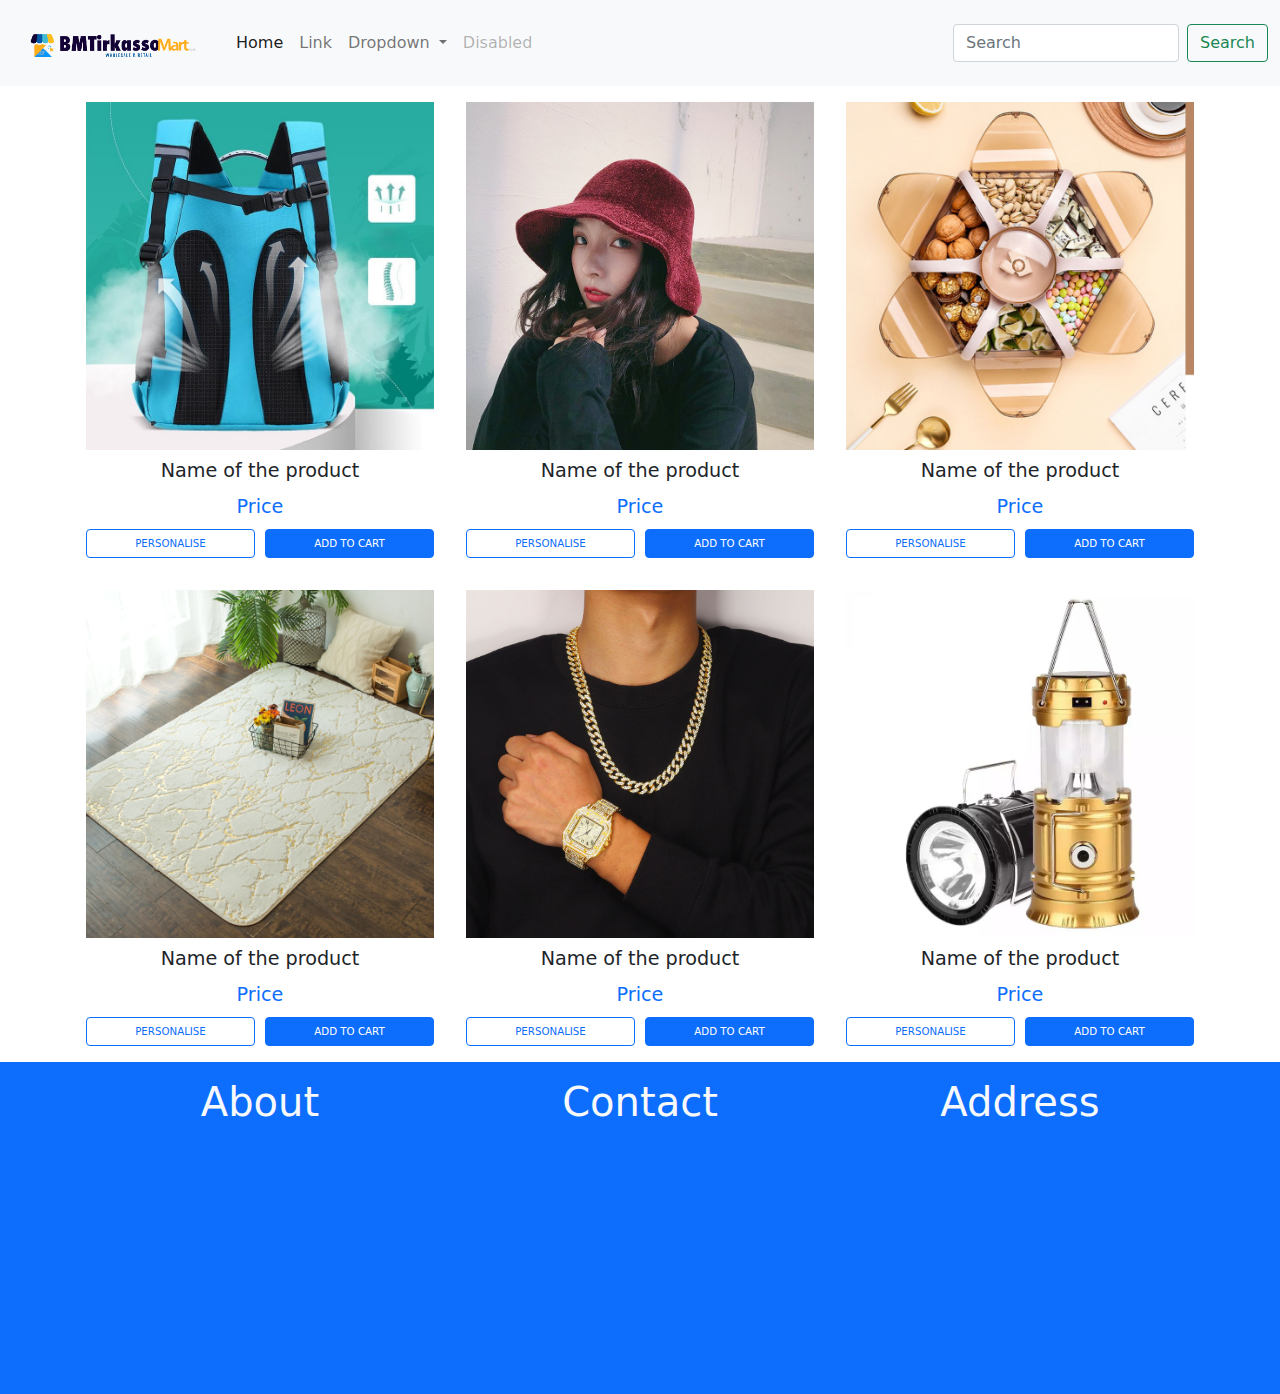
<file: index.html>
<!DOCTYPE html>
<html lang="en">
  <head>
    <meta charset="UTF-8" />
    <meta http-equiv="X-UA-Compatible" content="IE=edge" />
    <meta name="viewport" content="width=device-width, initial-scale=1.0" />
    <title>Bmtirkasso Mart</title>
    <link rel="icon" href="logo/title icon.png" type="image/icon type" />
    <link rel="stylesheet" href="css/bootstrap.min.css" />
    <link rel="stylesheet" href="style.css" />
  </head>
  <body>
    <!-- Navbar -->
    <nav class="navbar navbar-expand-lg navbar-light bg-light">
      <div class="container-fluid">
        <a class="navbar-brand" href="#"
          ><img
            src="logo/Logoforvideo.png"
            alt="logo"
            style="width: 200px; height: 60px; object-fit: cover"
        /></a>
        <button
          class="navbar-toggler"
          type="button"
          data-bs-toggle="collapse"
          data-bs-target="#navbarSupportedContent"
          aria-controls="navbarSupportedContent"
          aria-expanded="false"
          aria-label="Toggle navigation"
        >
          <span class="navbar-toggler-icon"></span>
        </button>
        <div class="collapse navbar-collapse" id="navbarSupportedContent">
          <ul class="navbar-nav me-auto mb-2 mb-lg-0">
            <li class="nav-item">
              <a class="nav-link active" aria-current="page" href="#">Home</a>
            </li>
            <li class="nav-item">
              <a class="nav-link" href="#">Link</a>
            </li>
            <li class="nav-item dropdown">
              <a
                class="nav-link dropdown-toggle"
                href="#"
                id="navbarDropdown"
                role="button"
                data-bs-toggle="dropdown"
                aria-expanded="false"
              >
                Dropdown
              </a>
              <ul class="dropdown-menu" aria-labelledby="navbarDropdown">
                <li><a class="dropdown-item" href="#">Action</a></li>
                <li><a class="dropdown-item" href="#">Another action</a></li>
                <li><hr class="dropdown-divider" /></li>
                <li>
                  <a class="dropdown-item" href="#">Something else here</a>
                </li>
              </ul>
            </li>
            <li class="nav-item">
              <a
                class="nav-link disabled"
                href="#"
                tabindex="-1"
                aria-disabled="true"
                >Disabled</a
              >
            </li>
          </ul>
          <form class="d-flex">
            <input
              class="form-control me-2"
              type="search"
              placeholder="Search"
              aria-label="Search"
            />
            <button class="btn btn-outline-success" type="submit">
              Search
            </button>
          </form>
        </div>
      </div>
    </nav>

    <!-- product show -->

      <div class="container">
        <div class="row">
          <div class="col-6 col-md-4 p-3 content-container">
            <!-- product image -->
            <div class="img-container">
              <img src="product-image/1.jpeg" alt="product-image" />
            </div>
            <!-- name of the product -->
            <div class="name-container">
              <span>Name of the product</span>
            </div>
            <!-- price -->
            <div class="price-container">
              <span>Price</span>
            </div>
            <!-- buttons -->
            <div class="btn-container">

                <a href="agreement.html"class="btn btn-outline-primary">PERSONALISE</a>
                <a href="#"class="btn btn-primary">ADD TO CART</a>
                
            </div>
          </div>

          <div class="col-6 col-md-4 p-3 content-container">
            <!-- product image -->
            <div class="img-container">
              <img src="product-image/2.jpg" alt="product-image" />
            </div>
            <!-- name of the product -->
            <div class="name-container">
              <span>Name of the product</span>
            </div>
            <!-- price -->
            <div class="price-container">
              <span>Price</span>
            </div>
            <!-- buttons -->
            <div class="btn-container">
          
                <a href="agreement.html"class="btn btn-outline-primary">PERSONALISE</a>
                <a href="#"class="btn btn-primary">ADD TO CART</a>
           
            </div>
          </div>

          <div class="col-6 col-md-4 p-3 content-container">
            <!-- product image -->
            <div class="img-container">
              <img src="product-image/3.jpg" alt="product-image" />
            </div>
            <!-- name of the product -->
            <div class="name-container">
              <span>Name of the product</span>
            </div>
            <!-- price -->
            <div class="price-container">
              <span>Price</span>
            </div>
            <!-- buttons -->
            <div class="btn-container">
             
                <a href="agreement.html"class="btn btn-outline-primary">PERSONALISE</a>
                <a href="#"class="btn btn-primary">ADD TO CART</a>
            
            </div>
          </div>

          <div class="col-6 col-md-4 p-3 content-container">
            <!-- product image -->
            <div class="img-container">
              <img src="product-image/4.jpg" alt="product-image" />
            </div>
            <!-- name of the product -->
            <div class="name-container">
              <span>Name of the product</span>
            </div>
            <!-- price -->
            <div class="price-container">
              <span>Price</span>
            </div>
            <!-- buttons -->
            <div class="btn-container">
          
                <a href="agreement.html"class="btn btn-outline-primary">PERSONALISE</a>
                <a href="#"class="btn btn-primary">ADD TO CART</a>
             
            </div>
          </div>

          <div class="col-6 col-md-4 p-3 content-container">
            <!-- product image -->
            <div class="img-container">
              <img src="product-image/5.jpg" alt="product-image" />
            </div>
            <!-- name of the product -->
            <div class="name-container">
              <span>Name of the product</span>
            </div>
            <!-- price -->
            <div class="price-container">
              <span>Price</span>
            </div>
            <!-- buttons -->
            <div class="btn-container">
          
                <a href="agreement.html"class="btn btn-outline-primary">PERSONALISE</a>
                <a href="#"class="btn btn-primary">ADD TO CART</a>
          
            </div>
          </div>

          <div class="col-6 col-md-4 p-3 content-container">
            <!-- product image -->
            <div class="img-container">
              <img src="product-image/6.jpeg" alt="product-image" />
            </div>
            <!-- name of the product -->
            <div class="name-container">
              <span>Name of the product</span>
            </div>
            <!-- price -->
            <div class="price-container">
              <span>Price</span>
            </div>
            <!-- buttons -->
            <div class="btn-container">
            
                <a href="agreement.html" class="btn btn-outline-primary">PERSONALISE</a>
                <a href="#"class="btn btn-primary">ADD TO CART</a>
             
            </div>
          </div>
        </div>
      </div>



    <!-- footer -->
    <section class="bg-primary p-3">
      <div class="container">
        <div class="row">
        <div class="col contact text-center">
          <span class="h1 text-light">About</span>
        </div>
        <div class="col contact text-center">
          <span class="h1 text-light">Contact</span>
        </div>
        <div class="col contact text-center">
          <span class="h1 text-light">Address</span>
        </div>
        </div>
      </div>
    </section>

    <script src="js/bootstrap.bundle.js"></script>
  </body>
</html>
</file>
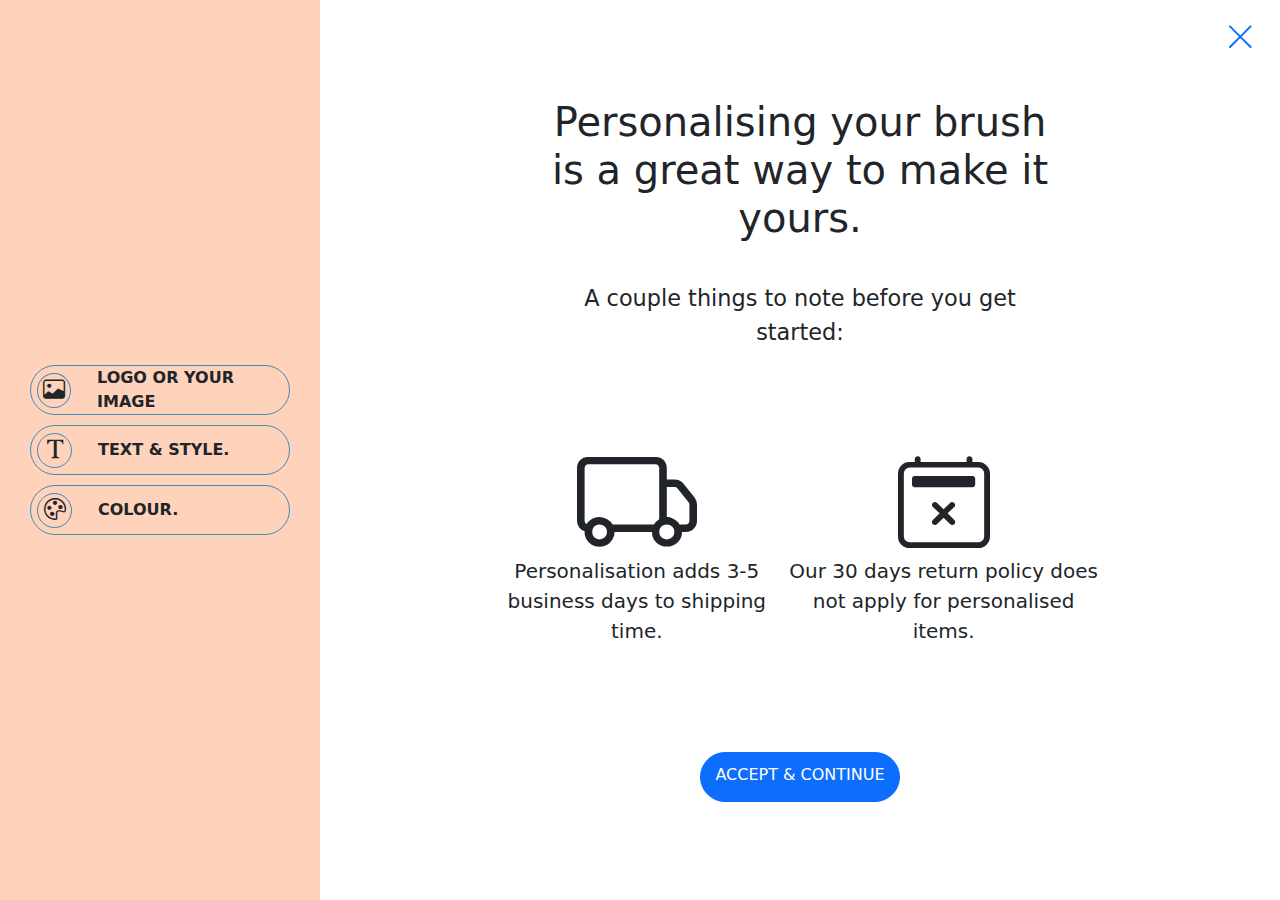
<file: agreement.html>
<!DOCTYPE html>
<html lang="en">
  <head>
    <meta charset="UTF-8" />
    <meta http-equiv="X-UA-Compatible" content="IE=edge" />
    <meta name="viewport" content="width=device-width, initial-scale=1.0" />
    <title>Agreement</title>
    <link rel="icon" href="logo/title icon.png" type="image/icon type" />
    <link rel="stylesheet" href="css/bootstrap.min.css" />
    <link
      rel="stylesheet"
      href="https://cdn.jsdelivr.net/npm/bootstrap-icons@1.9.1/font/bootstrap-icons.css"
    />
    <link rel="stylesheet" href="agreement.css" />
  </head>
  <body>
    <!--  -->
    <section>
      <div class="container-fluid">
        <div class="row g-0">
          <!-- edit preview -->
          <div class="col-3 d-none d-lg-block">
            <div class="main-section">
              <div class="wrapper">
                <!-- image and logo -->
                <div class="image-and-logo">
                  <div class="font-icon">
                    <i class="bi bi-image"></i>
                  </div>
                  <div class="text"><span>LOGO OR YOUR IMAGE</span></div>
                </div>
                <!-- text and style -->
                <div class="text-and-style">
                  <div class="font-icon">
                    <i class="bi bi-fonts"></i>
                  </div>
                  <div class="text"><span>TEXT & STYLE.</span></div>
                </div>
                <!-- color -->
                <div class="colors">
                  <div class="font-icon">
                    <i class="bi bi-palette"></i>
                  </div>
                  <div class="text"><span>COLOUR.</span></div>
                </div>
                
                
              </div>
            </div>
          </div>

          <!-- agreement -->
          <div class="col-12 col-lg-9">
            <div class="agreement-content p-2">
              <!-- header -->
              <div class="agreement-title">
                <h1 class="first-visible">
                  Personalising your brush is a great way to make it yours.
                </h1>
                <h1 class="second-visible">
                  Make it yours
                </h1>
                <p class="lead">
                  A couple things to note before you get started:
                </p>
              </div>
              <!-- icons and text -->
              <div class="icons-and-text">
                <div class="truck-and-description">
                  <div class="truck-icon">
                    <i class="bi bi-truck"></i>
                  </div>
                  <p>
                    Personalisation adds 3-5 business days to shipping time.
                  </p>
                </div>
                <div class="calender-and-description">
                  <div class="calender-icon">
                    <i class="bi bi-calendar2-x"></i>
                  </div>
                  <p>
                    Our 30 days return policy does not apply for personalised items.
                  </p>
                </div>
              </div>
              <!-- accept button -->
              <div class="accept-btn">
                <a href="personalisation.html" class="btn btn-primary">ACCEPT & CONTINUE</a>
              </div>
            </div>
          </div>
        </div>
      </div>
    </section>
    <!-- close button -->
    <div class="close-btn">
      <a href="index.html"><i class="bi bi-x-lg"></i></a>
    </div>

    <script src="js/bootstrap.bundle.js"></script>
  </body>
</html>
</file>
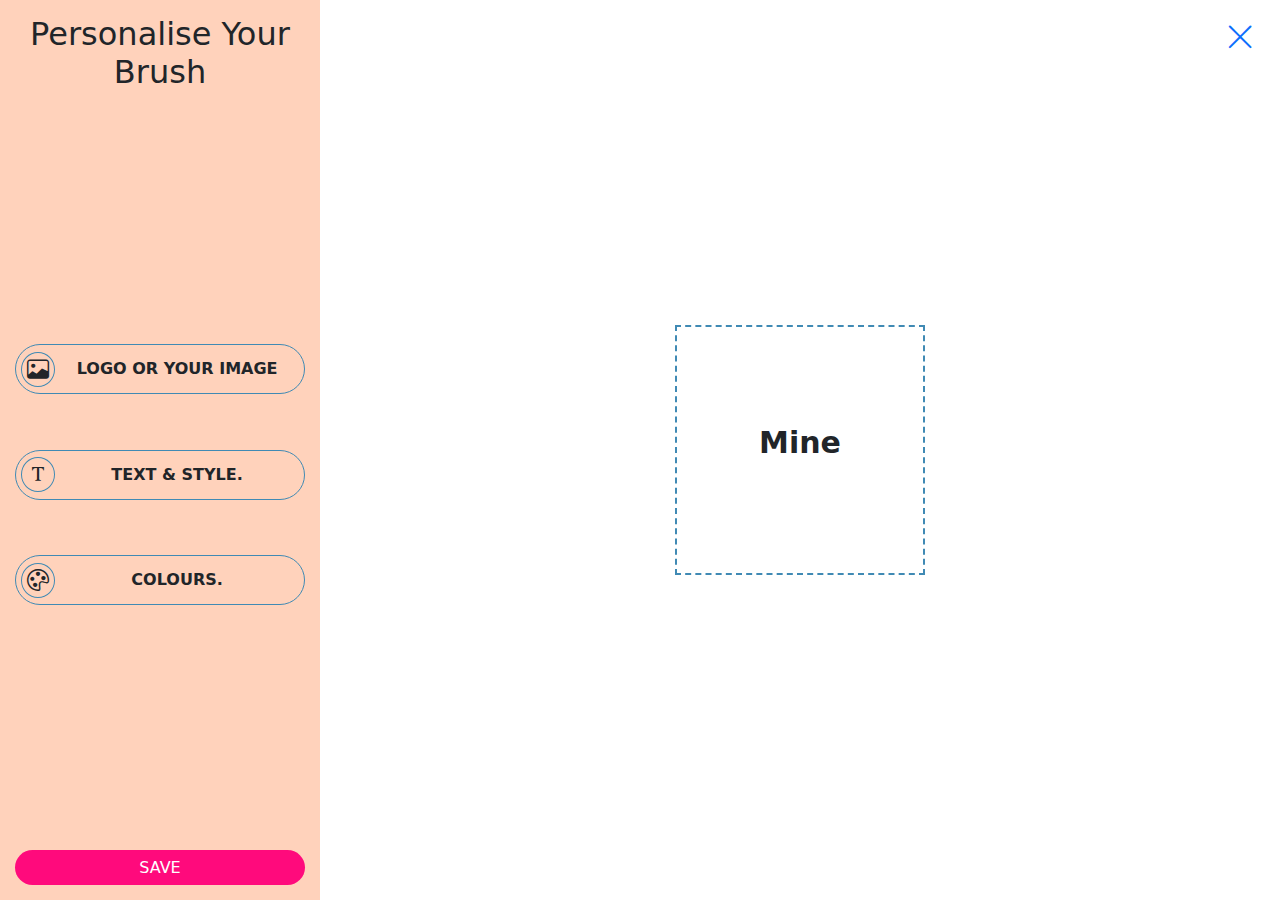
<file: personalisation.html>
<!DOCTYPE html>
<html lang="en">
  <head>
    <meta charset="UTF-8" />
    <meta http-equiv="X-UA-Compatible" content="IE=edge" />
    <meta name="viewport" content="width=device-width, initial-scale=1.0" />
    <title>Personalisation</title>
    <link rel="icon" href="logo/title icon.png" type="image/icon type" />
    <link rel="preconnect" href="https://fonts.googleapis.com" />
    <link rel="preconnect" href="https://fonts.gstatic.com" crossorigin />
    <link
      href="https://fonts.googleapis.com/css2?family=Bebas+Neue&family=Black+Ops+One&family=DynaPuff&family=Inter&family=Lora:ital@0;1&family=Mouse+Memoirs&family=Permanent+Marker&display=swap"
      rel="stylesheet"
    />
    <link rel="stylesheet" href="css/bootstrap.min.css" />
    <link
      rel="stylesheet"
      href="https://cdn.jsdelivr.net/npm/bootstrap-icons@1.9.1/font/bootstrap-icons.css"
    />
    <link rel="stylesheet" href="personalisation.css" />
  </head>
  <body>
    <div class="container-fluid">
      <div class="row g-0" id="flex">
        <div class="col-12 col-lg-3 original" id="a">
          <!-- main section -->
          <div class="main-section">
            <!-- header -->
            <div class="header">
              <h2>Personalise Your Brush</h2>
            </div>
            <!--  -->
            <div class="wrapper">
              <!-- image and logo -->
              <div class="image-and-logo">
                <div class="font-icon" id="fi-1">
                  <i class="bi bi-image"></i>
                  <i class="bi bi-check2-square" id="bi-1"></i>
                </div>
                <div class="text"><span>LOGO OR YOUR IMAGE</span></div>
              </div>
              <!-- text and style -->
              <div class="text-and-style">
                <div class="font-icon" id="fi-2">
                  <i class="bi bi-fonts"></i>
                  <i class="bi bi-check2-square" id="bi-2"></i>
                </div>
                <div class="text"><span>TEXT & STYLE.</span></div>
              </div>
              <!-- color -->
              <div class="colors">
                <div class="font-icon" id="fi-3">
                  <i class="bi bi-palette"></i>
                  <i class="bi bi-check2-square" id="bi-3"></i>
                </div>
                <div class="text"><span>COLOURS.</span></div>
              </div>
            </div>
            <div class="save-button-container">
              <button class="save-btn">SAVE</button>
            </div>
          </div>
        </div>

        <!-- image and logo after clicked -->
        <div class="col-12 col-lg-3 after-click" id="aa">
          <!-- main section -->
          <div class="image-input-and-buttons">
            <!-- steps -->
            <div class="steps">
              <span>STEP 1/3</span>
            </div>
            <!-- image and input label -->
            <div class="image-input-and-label">
              <input
                type="file"
                name="logo-image"
                id="logo-image"
                class="image-input"
              />
              <label for="logo-image" class="input-label">
                <i class="bi bi-cloud-arrow-up"></i>
                <span>CHOOSE FILE</span></label
              >
            </div>
            <!-- confirm and cancel buttons -->
            <div class="confirm-cancel-buttons">
              <button class="cancel-editing">CANCEL</button>
              <button class="confirm-editing">CONFIRM</button>
              
            </div>
          </div>
        </div>

        <!-- text and style after clicked -->
        <div class="col-12 col-lg-3 after-click-text-style" id="ab">
          <!-- main section -->
          <div class="text-showcase">
            <!-- steps -->
            <div class="steps">
              <span>STEP 2/3</span>
            </div>
            <div class="text-showcase-header">
              <h2>Text & Style.</h2>
            </div>
            <div class="text-showcase-input">
              <input
                type="text"
                name="your-text"
                oninput="display();"
                value="Mine"
                id="custom-text"
              />
              <span class="text-counter">0/14</span>
            </div>
            <div class="font-choose">
              <div class="overflow-btn">
                <h2 id="inter-font">Oleo Script Swash Caps</h2>
                <h6>limit</h6>
              </div>
              <div class="overflow-btn">
                <h2 i id="mouse-font">Mouse Memoirs</h2>
                <h6>limit</h6>
              </div>
              <div class="overflow-btn">
                <h2 id="lora-font">Lora</h2>
                <h6>limit</h6>
              </div>
              <div class="overflow-btn">
                <h2 id="bebas-font">Bebas Neue</h2>
                <h6>limit</h6>
              </div>
              <div class="overflow-btn">
                <h2 id="permanent-font">Permanent Marker</h2>
                <h6>limit</h6>
              </div>
              <div class="overflow-btn">
                <h2 id="black-ops-font">Black Ops One</h2>
                <h6>limit</h6>
              </div>
              <div class="overflow-btn">
                <h2 id="dynapuff-font">DynaPuff</h2>
                <h6>limit</h6>
              </div>
            </div>
            <div class="confirm-cancel-btn-text-style">
              <button class="cancel-editing-text-style">CANCEL</button>
              <button class="confirm-editing-text-style">CONFIRM</button>
              
            </div>
          </div>
        </div>

        <!-- colors after clicked -->
        <div class="col-12 col-lg-3 text-light after-click-colors" id="ac">
          <!-- main section -->
          <div class="colors-showcase">
            <div class="steps">
              <span>STEP 3/3</span>
            </div>
            <div class="text-showcase-header">
              <h2>Colors.</h2>
            </div>
            <div class="color-row-container">
            <div class="first-row-colors">
              <button class="color-choose-btn" id="red-color"></button>
              <button class="color-choose-btn" id="pink-color"></button>
              <button class="color-choose-btn" id="gray-color"></button>
              <button class="color-choose-btn" id="purple-color"></button>
              <button class="color-choose-btn" id="green-color"></button>
              <!-- to be displayed when media query matches -->

              <!-- <button class="color-choose-btn" id="red1-color" ></button>
              <button class="color-choose-btn" id="pink1-color"></button>
              <button class="color-choose-btn" id="gray1-color"></button>
              <button class="color-choose-btn" id="purple1-color"></button>
              <button class="color-choose-btn" id="green1-color"></button>

              <button class="color-choose-btn" id="red2-color"></button>
              <button class="color-choose-btn" id="pink2-color"></button>
              <button class="color-choose-btn" id="gray2-color"></button>
              <button class="color-choose-btn" id="purple2-color"></button>
              <button class="color-choose-btn" id="green2-color"></button>
              
              <button class="color-choose-btn" id="red3-color"></button>
              <button class="color-choose-btn" id="pink3-color"></button>
              <button class="color-choose-btn" id="gray3-color"></button>
              <button class="color-choose-btn" id="purple3-color"></button>
              <button class="color-choose-btn" id="green3-color"></button>


              <button class="color-choose-btn" id="red4-color"></button>
              <button class="color-choose-btn" id="pink4-color"></button>
              <button class="color-choose-btn" id="gray4-color"></button>
              <button class="color-choose-btn" id="purple4-color"></button>
              <button class="color-choose-btn" id="green4-color"></button> -->
            </div>
            <div class="first-row-colors">
              <button class="color-choose-btn" id="red1-color"></button>
              <button class="color-choose-btn" id="pink1-color"></button>
              <button class="color-choose-btn" id="gray1-color"></button>
              <button class="color-choose-btn" id="purple1-color"></button>
              <button class="color-choose-btn" id="green1-color"></button>
            </div>
            <div class="first-row-colors">
              <button class="color-choose-btn" id="red2-color"></button>
              <button class="color-choose-btn" id="pink2-color"></button>
              <button class="color-choose-btn" id="gray2-color"></button>
              <button class="color-choose-btn" id="purple2-color"></button>
              <button class="color-choose-btn" id="green2-color"></button>
            </div>
            <div class="first-row-colors">
              <button class="color-choose-btn" id="red3-color"></button>
              <button class="color-choose-btn" id="pink3-color"></button>
              <button class="color-choose-btn" id="gray3-color"></button>
              <button class="color-choose-btn" id="purple3-color"></button>
              <button class="color-choose-btn" id="green3-color"></button>
            </div>
            <div class="first-row-colors">
              <button class="color-choose-btn" id="red4-color"></button>
              <button class="color-choose-btn" id="pink4-color"></button>
              <button class="color-choose-btn" id="gray4-color"></button>
              <button class="color-choose-btn" id="purple4-color"></button>
              <button class="color-choose-btn" id="green4-color"></button>
            </div>
          </div>
            <div class="confirm-cancel-btn-colors">
              <button class="cancel-editing-colors">CANCEL</button>
              <button class="confirm-editing-colors">CONFIRM</button>
              
            </div>
          </div>
        </div>

        <div class="col-12 col-lg-9" id="b">
          <!-- preview section -->
          <div class="preview-section">
            <!-- <h1>preview section</h1> -->
            <!-- close button -->
            <div class="close-btn">
              <a href="index.html"><i class="bi bi-x-lg"></i></a>
            </div>
            <div class="container-for-draggale-element">

            </div>
            <div class="preview-text-show">
            <p id="preview-text-show" class="draggable" draggable="true">Mine</p>  
            </div>
          </div>
        </div>
      </div>
    </div>

    <script src="js/bootstrap.bundle.js"></script>
    <script src="personalisation.js"></script>
  </body>
</html>
</file>
<file: style.css>
*{
    margin: 0;
    padding: 0;
    box-sizing: border-box;
}
body{
 min-height: 100vh;
}

.img-container img{
    width: 100%;
    object-fit: contain;
}
.name-container{
    font-size: 1.5vw;
    text-align: center;
    padding: 7px;
}
.price-container{
    font-size: 1.5vw;
    color: #0D6EFD;
    text-align: center;
    padding-bottom: 7px;
}
.content-container{

}

.btn-container{
    width: 100%;
    display: flex;
    justify-content: space-between;
    align-items: center;
    gap: 10px;
}

.btn-container a{
font-size: 0.8vw;
width: 50%;
}
.contact{
    height: 300px;
}
@media (max-width: 576px) { 
    .btn-container{
        width: 100%;
        display: flex;
        justify-content: space-between;
        align-items: center;
        flex-direction: column;
        gap: 10px;
    }
    .btn-container a{
        font-size: 1.5vw;
        width: 100%;
        }
    
}

/* footer section */
</file>
<file: agreement.css>
* {
  margin: 0;
  padding: 0;
  box-sizing: border-box;
}
body {
  height: 100vh;
  width: 100vw;
}
.container-fluid {
  margin: 0;
  padding: 0;
}
.main-section {
  height: 100vh;
  background-color: #FFD2BB;
  display: flex;
  justify-content: space-around;
  align-items: center;
}
.main-section .wrapper {
  width: 100%;
  margin: 20px;
}
/* text */
.text-and-style {
  border: 1px solid #408AB4;
  height: 50px;
  border-radius: 25px;
  display: flex;
  justify-content: flex-start;
  align-items: center;
  margin: 10px;
}
.text-and-style .font-icon {
  width: 35px;
  height: 35px;
  border: 1px solid #408AB4;
  border-radius: 50%;
  display: flex;
  justify-content: center;
  align-items: center;
  margin: 6px;
}
.text-and-style .font-icon .bi {
  font-size: 30px;
  padding: 5px;
}
.text-and-style .text {
  margin-left: 20px;
}
.text-and-style .text span {
  font-weight: 600;
  font-size: 1rem;
}
/* image */
.image-and-logo {
  border: 1px solid #408AB4;
  height: 50px;
  border-radius: 25px;
  display: flex;
  justify-content: flex-start;
  align-items: center;
  margin: 10px;
}
.image-and-logo .font-icon {
  width: 35px;
  height: 35px;
  border: 1px solid #408AB4;
  border-radius: 50%;
  display: flex;
  justify-content: center;
  align-items: center;
  margin: 6px;
}
.image-and-logo .font-icon .bi {
  font-size: 22px;
  padding: 5px;
}
.image-and-logo .text {
  margin-left: 20px;
}
.image-and-logo .text span {
  font-weight: 600;
  font-size: 1rem;
}
/* color */
.colors {
  border: 1px solid #408AB4;
  height: 50px;
  border-radius: 25px;
  display: flex;
  justify-content: flex-start;
  align-items: center;
  margin: 10px;
}
.colors .font-icon {
  width: 35px;
  height: 35px;
  border: 1px solid #408AB4;
  border-radius: 50%;
  display: flex;
  justify-content: center;
  align-items: center;
  margin: 6px;
}
.colors .font-icon .bi {
  font-size: 22px;
  padding: 5px;
}
.colors .text {
  margin-left: 20px;
}
.colors .text span {
  font-weight: 600;
  font-size: 1rem;
}

.agreement-content {
  height: 100vh;
  display: flex;
  justify-content: space-evenly;
  align-items: center;
  flex-direction: column;
}
.agreement-content .agreement-title {
  text-align: center;
  width: 55%;
}
.agreement-content .agreement-title .second-visible {
  display: none;
}
.agreement-content .agreement-title .lead {
  font-size: 1.4rem;
  font-weight: 400;
  margin-top: 40px;
}

.agreement-content .icons-and-text {
  width: 65%;
  display: flex;
  justify-content: space-between;
  align-items: center;
}
.icons-and-text .truck-and-description p {
  text-align: center;
  font-size: 20px;
}
.icons-and-text .truck-and-description .truck-icon {
  width: 100%;
}
.truck-icon {
  display: flex;
  justify-content: center;
  align-items: center;
  width: 150px;
  height: 100px;
  font-size: 120px;
}

.icons-and-text .calender-and-description p {
  text-align: center;
  font-size: 20px;
}
.icons-and-text .calender-and-description .calender-icon {
  width: 100%;
}
.calender-icon {
  display: flex;
  justify-content: center;
  align-items: center;
  width: 150px;
  height: 100px;
  font-size: 92px;
}

.close-btn {
  position: fixed;
  right: 25px;
  top: 15px;
  font-size: 30px;
  font-weight: bold;
}
.accept-btn {
  border-radius: 25px;
  height: 50px;
  width: 200px;
  display: flex;
  justify-content: center;
  align-items: center;
}
.accept-btn .btn {
  padding: 10px;
  border-radius: 25px;
  width: 100%;
  height: 100%;
}

@media screen and (max-width: 992px) {
  .agreement-content {
    display: flex;
    justify-content: center;
    align-items: center;
  }
  .agreement-content .agreement-title .first-visible {
    display: none;
  }
  .agreement-content .agreement-title .second-visible {
    display: block;
  }
  .agreement-content .icons-and-text {
    display: block;
    width: 75%;
  }
  .icons-and-text .truck-and-description {
    display: flex;
    justify-content: space-evenly;
    align-items: center;
  }
  .icons-and-text .calender-and-description {
    display: flex;
    justify-content: space-evenly;
    align-items: center;
  }
  .icons-and-text .truck-and-description .truck-icon {
    width: auto
  }
  .truck-icon {
    width: 100px;
    height: 100px;
    font-size: 60px;
  }
  .icons-and-text .calender-and-description .calender-icon {
    width: auto;
  }
  .calender-icon {
    width: 100px;
    height: 100px;
    font-size: 47px;
  }
  .icons-and-text .truck-and-description p {
    /* text-align: justify; */
    font-size: 0.9rem;
    margin-left: 10px;
  }
  .icons-and-text .calender-and-description p {
    /* text-align: justify; */
    font-size: 0.9rem;
    margin-left: 10px ;
  }
  .agreement-content .agreement-title .lead {
    font-size: 1.2rem;
    font-weight: 400;
    margin-top: 40px;
  }
  
}

/* @media screen and (max-width: 768px) {
  .img-preview {
    display: none;
  }
} */
</file>
<file: personalisation.css>
@import url('https://fonts.googleapis.com/css2?family=Inter&display=swap');
@import url('https://fonts.googleapis.com/css2?family=Inter&family=Oleo+Script+Swash+Caps&display=swap');
@import url('https://fonts.googleapis.com/css2?family=Inter&family=Mouse+Memoirs&family=Oleo+Script+Swash+Caps&display=swap');
@import url('https://fonts.googleapis.com/css2?family=Inter&family=Lora:ital@0;1&family=Mouse+Memoirs&display=swap');
@import url('https://fonts.googleapis.com/css2?family=Bebas+Neue&family=Inter&family=Lora:ital@0;1&family=Mouse+Memoirs&display=swap');
* {
  margin: 0;
  padding: 0;
  box-sizing: border-box;
  border: 0;
}
html {
  height: -webkit-fill-available;
  width: -webkit-fill-available;
}
body{
  height: -webkit-fill-available;
  width: -webkit-fill-available;
}
.container-fluid {
  margin: 0;
  padding: 0;
  box-sizing: border-box;
  height: 100vh;
  width: 100vw;
  position: relative;
  height: -webkit-fill-available;
  width: -webkit-fill-available;
}


.main-section {
  height: 100vh;
  background-color: #ffd2bb;;
  display: flex;
  justify-content: space-between;
  align-items: center;
  flex-direction: column;
  padding: 15px;
}
.header {
text-align: center;
}
.main-section .wrapper {
  width: 100%;
  height: 30%;
  display: flex;
  justify-content: space-between;
  flex-direction: column;
}
/* image */
.image-and-logo {
  border: 1px solid #408ab4;
  height: 50px;
  border-radius: 25px;
  display: flex;
  justify-content: space-between;
  align-items: center;
  cursor: pointer;
  padding: 5px;
}
.image-and-logo #fi-1 {
  width: 35px;
  height: 35px;
  border: 1px solid #408ab4;
  border-radius: 50%;
  display: flex;
  justify-content: center;
  align-items: center;
}
.image-and-logo #fi-1 .bi {
  font-size: 22px;
  padding: 5px;
}
.image-and-logo .text {
display: flex;
justify-content: center;
align-items: center;
width: 90%;
}
.image-and-logo .text span {
  font-weight: 600;
  font-size: 1rem;
}
/* text */
.text-and-style {
  border: 1px solid #408ab4;
  height: 50px;
  border-radius: 25px;
  display: flex;
  justify-content: space-between;
  align-items: center;
  cursor: pointer;
  padding: 5px;
}
.text-and-style #fi-2 {
  width: 35px;
  height: 35px;
  border: 1px solid #408ab4;
  border-radius: 50%;
  display: flex;
  justify-content: center;
  align-items: center;
}
.text-and-style #fi-2 .bi {
  font-size: 22px;
  padding: 5px;
}
.text-and-style .text {
  display: flex;
  justify-content: center;
  align-items: center;
  width: 90%;
}
.text-and-style .text span {
  font-weight: 600;
  font-size: 1rem;
}
/* color */
.colors {
  border: 1px solid #408ab4;
  height: 50px;
  border-radius: 25px;
  display: flex;
  justify-content: space-between;
  align-items: center;
  cursor: pointer;
  padding: 5px;
}
.colors #fi-3 {
  width: 35px;
  height: 35px;
  border: 1px solid #408ab4;
  border-radius: 50%;
  display: flex;
  justify-content: center;
  align-items: center;
}
.colors #fi-3 .bi {
  font-size: 22px;
  padding: 5px;
}
.colors .text {
  display: flex;
  justify-content: center;
  align-items: center;
  width: 90%;
}
.colors .text span {
  font-weight: 600;
  font-size: 1rem;
}


.save-button-container{
  width: 100%;
  border-radius: 20px;
  height: 35px;
  background-color: #ff0a7c;
}

.save-button-container .save-btn{
  width: 100%;
  height: 100%;
  outline: none;
  border: none;
  background: none;
  color: white;
  font-size: 16px;
  font-weight: 500;
}

/* events */

.after-click {
  background-color: #ffd2bb;
  display: none;
}
.after-click-text-style {
  background-color: #ffd2bb;
  display: none;
}
.after-click-colors{
  background-color: #ffd2bb;
  display: none;
}

.image-input-and-buttons {
  height: 100vh;
  background-color: #ffd2bb;
  display: flex;
  justify-content: center;
  gap: 15px;
  flex-direction: column;
  align-items: center;
  padding: 15px;
}
.steps {
  font-size: 10px;
  font-weight: 300;
  color: black;
}
.image-input-and-label {
  width: 100%;
}
.image-input {
  display: none;
}
.input-label {
  background-color: #ff0a7c;
  width: 100%;
  display: flex;
  justify-content: center;
  align-items: center;
  height: 40px;
  border-radius: 20px;
  padding: 5px;
  color: white;
}
.input-label:hover {
  background-color: #e4066e;
  cursor: pointer;
}
.input-label .bi {
  font-size: 20px;
  padding: 10px;
  width: 50px;
  font-weight: 500;
}
.input-label span {
  font-size: 12px;
  padding: 10px;
  font-weight: 500;
}
.confirm-cancel-buttons {
  display: flex;
  justify-content: space-between;
  align-items: center;
  width: 100%;
  gap: 15px;
}

.confirm-editing {
  border: none;
  outline: none;
  border-radius: 20px;
  width: 50%;
  height: 35px;
  padding: 5px;
  background-color: #ff0a7c;
  color: white;
  font-size: 12px;
  font-weight: 500;

}
.cancel-editing {
  border: 1px solid black;
  outline: none;
  border-radius: 20px;
  width: 50%;
  height: 35px;
  padding: 5px;
  color: black;
  font-weight: 500;
  font-size: 12px;
  background: none;
}
.cancel-editing:hover {
  background-color: lightgray;
  border: none;
}
.confirm-editing:hover {
  background-color: #e4066e;
}

.text-showcase {
  display: flex;
  justify-content: space-between;
  align-items: center;
  flex-direction: column;
  color: #e4066e;
  padding: 15px;
  height: 100vh;
}
.text-showcase .text-showcase-input{
  display: flex;
  justify-content: space-evenly;
  align-items: center;
  width: 100%;
  height: 50px;
  border: 1px solid brown;
  background-color: #faf5ef;
  border-radius: 5px;
}
.text-showcase .text-showcase-input input{
  height: 75%;
  width: 80%;
  border: none;
  background: none;
  outline: none;
  font-size: 20px;
  font-weight: 500;
  
}
 .font-choose {
  height: 350px;
  width: 100%;
  overflow: hidden;
  overflow-y: scroll;
}

.overflow-btn {
  width: 100%;
  height: 150px;
  background-color: #ffd2bb;
  color: black;
  display: flex;
  justify-content: center;
  flex-direction: column;
  align-items: center;
  cursor: pointer;
}
.overflow-btn:hover{
  background-color: #faf5ef;
}
#inter-font{
  font-family: 'Oleo Script Swash Caps', cursive;
}
#mouse-font{
font-family: 'Inter', sans-serif;
}
#lora-font{
font-family: 'Lora', serif;

}
#bebas-font{
  font-family: 'Bebas Neue', cursive;
}
#permanent-font{
  font-family: 'Permanent Marker', cursive;
}
#black-ops-font{
  font-family: 'Black Ops One', cursive;
}
#dynapuff-font{
  font-family: 'DynaPuff', cursive;
}

/* colors */
.after-click-colors {
  background-color: #ffd2bb;
  display: none;
}



.confirm-cancel-btn-text-style{
  display: flex;
  justify-content: space-between;
  align-items: center;
  width: 100%; 
  gap: 15px;
}
.confirm-editing-text-style {
  border: none;
  outline: none;
  border-radius: 20px;
  width: 50%;
  height: 35px;
  padding: 5px;
  background-color: #ff0a7c;
  color: white;
  font-size: 12px;
  font-weight: 500;
}
.cancel-editing-text-style {
  border: 1px solid black;
  outline: none;
  border-radius: 20px;
  width: 50%;
  height: 35px;
  padding: 5px;
  color: black;
  font-weight: 500;
  font-size: 12px;
  background: none;
}
.cancel-editing-text-style:hover {
  background-color: lightgray;
  border: none;
}
.confirm-editing-text-style:hover {
  background-color: #e4066e;
}
.bi-check2-square {
  display: none;
}


.colors-showcase{
  display: flex;
  justify-content: space-between;
  align-items: center;
  flex-direction: column;
  color: #e4066e;
  padding: 15px;
  height: 100vh;
}
.color-row-container{
  width: 100%;
  height: 50%;
  display: flex;
  justify-content: space-between;
  align-items: center;
  flex-direction: column;
}
.colors-showcase .first-row-colors{
  width: 100%;
  display: flex;
  justify-content: space-between;
  align-items: center;
}
.first-row-colors .color-choose-btn{
width: 45px;
height: 45px;
border-radius: 50%;
border: 1px solid #408ab4;
outline: none;
}
#red-color{
  background-color: red;
}
#pink-color{
  background-color: pink;
}
#gray-color{
  background-color: gray;
}
#purple-color{
  background-color: purple;
}
#green-color{
  background-color: green;
}


.confirm-cancel-btn-colors{
  display: flex;
  justify-content: space-between;
  align-items: center;
  width: 100%; 
  gap: 15px;
}
.confirm-editing-colors {
  border: none;
  outline: none;
  border-radius: 20px;
  width: 50%;
  height: 35px;
  padding: 5px;
  background-color: #ff0a7c;
  color: white;
  font-size: 12px;
  font-weight: 500;
}
.cancel-editing-colors {
  border: 1px solid black;
  outline: none;
  border-radius: 20px;
  width: 50%;
  height: 35px;
  padding: 5px;
  color: black;
  font-weight: 500;
  font-size: 12px;
  background: none;
}
.cancel-editing-colors:hover {
  background-color: lightgray;
  border: none;
}
.confirm-editing-colors:hover {
  background-color: #e4066e;
}


/* preview section */
.preview-section {
  height: 100vh;
  width: 100%;
  margin: 0;
  padding: 50px;
  display: flex;
  justify-content: center;
  align-items: center;
}
.for-image {
  overflow: hidden;
}

.input-file {
  height: 50px;
}


.container-for-draggale-element{
  position: absolute;
  width: 250px;
  height: 250px;
  border: 2px dashed #408ab4;
}

.preview-text-show{
 
}
#preview-text-show{
  font-size: 30px;
  font-weight: bold;
}
.draggable{
  cursor: move;
}
.close-btn {
  position: absolute;
  right: 25px;
  top: 15px;
  font-size: 30px;
  font-weight: bold;
}

::-webkit-scrollbar{
  width: .4em;
  height: .4rem;
}
::-webkit-scrollbar-track{
  background: lightgrey;
  border-radius: 100vw;
  margin-block: .5em;
}
::-webkit-scrollbar-thumb{
  background: linear-gradient(#e4066e, gray);
  border-radius: 100vw;
}
/* media  */
@media screen and (max-width: 992px) {
  .header {
    display: none;
  }
  #flex {
    display: flex;
    flex-direction: column;
  }
  #a {
    order: 2;
  }
  #aa {
    order: 2;
  }
  #ab {
    order: 2;
  }
  #ac {
    order: 2;
  }
  #b {
    order: 1;
  }
  .steps {
   display: none;
  }
  .text-showcase-header{
    display: none;
  }
 
  .font-choose{
    display: grid;
    grid-auto-flow: column;
    grid-auto-columns: 25%;
    height: 75px;
    width: 100%;
    gap: 5px;
    overflow: hidden;
    overflow-x: auto;
    overscroll-behavior-inline: contain;
    padding: 5px;
  }
  .overflow-btn{
    height: 100%;
    text-align: center;
  }
  .overflow-btn h2{
    font-size: 14px;
  }
  .overflow-btn h6{
    font-size: 10px;
  }
  .main-section {
    display: flex;
    justify-content: space-evenly;
    align-items: center;
    height: 25vh;
  }
  .image-input-and-buttons{
    height: 25vh;
  }
  .text-showcase{
    height: 25vh;
    padding: 10px 15px;
     display: flex;
     justify-content: space-between;
     align-items: center;
     gap: 5px;
  }
  .text-showcase .font-choose{
    height: 75%;
  }
  .colors-showcase{
    height: 25vh;  
  }
  .colors-showcase .color-row-container{
    display: grid;
    grid-auto-flow: column;
    grid-auto-columns: 75%;
    height: 100px;
    width: 100%;
    gap: 10px;
    overflow: hidden;
    overflow-x: auto;
    overscroll-behavior-inline: contain;
    padding: 5px;
  }
  .first-row-colors{
   display: flex;
   justify-content: space-between;
   align-items: center;
   gap: 10px;
  }
  .first-row-colors .color-choose-btn{
    height: 35px;
    width:  35px;
  }
  .preview-section {
    height: 75vh;
    width: 100%;
  }
 
  .main-section .wrapper {
    display: flex;
    justify-content: space-between;
    flex-direction: row;
  }
  /* image and logo */
  .image-and-logo {
    display: flex;
    justify-content: space-between;
    align-items: center;
    flex-direction: column;
    height: 100%;
    border: none;
  }

  .image-and-logo .text {
    width: 100%;
  }
  .image-and-logo .text span {
    font-size: 0.6rem;
  }
  /* text and style */
  .text-and-style {
    display: flex;
    justify-content: space-between;
    align-items: center;
    flex-direction: column;
    height: 100%;
    border: none;
  }
  .text-and-style .text {
    width: 100%;
  }
  .text-and-style .text span {
    font-size: 0.6rem;
  }
  /* colors */
  .colors {
    display: flex;
    justify-content: space-between;
    align-items: center;
    flex-direction: column;
    height: 100%;
    border: none;
  }
  .colors .text {
    width: 100%;
  }
  .colors .text span {
    font-size: 0.6rem;
  }
  .save-button-container{
    background-color: #FFC0CB;
  }
  
}
</file>
